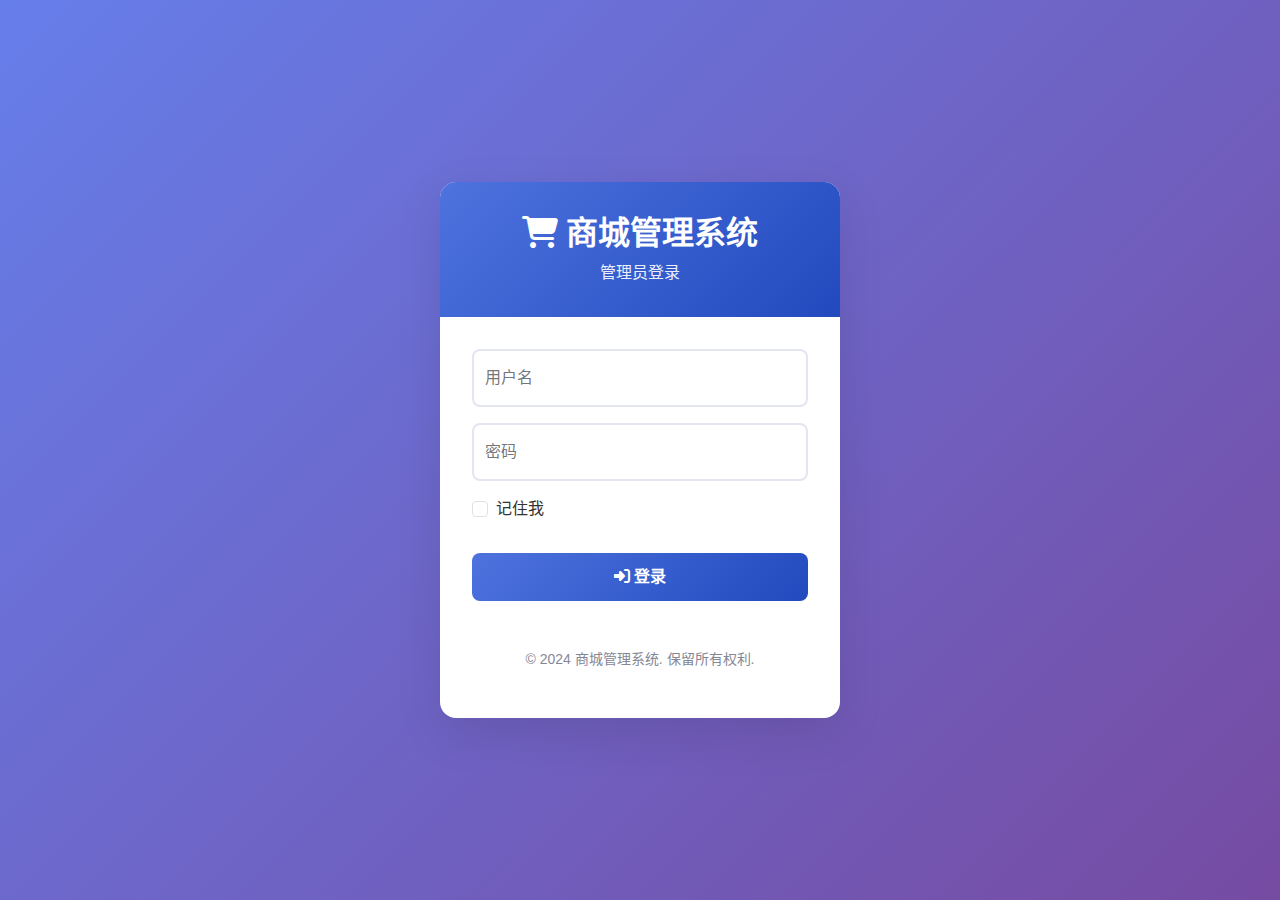
<file: frontend-admin/login.html>
<!DOCTYPE html>
<html lang="zh-CN">
<head>
    <meta charset="UTF-8">
    <meta name="viewport" content="width=device-width, initial-scale=1.0">
    <title>管理员登录 - 商城管理系统</title>
    <link href="../frontend/libs/bootstrap/css/bootstrap.min.css" rel="stylesheet">
    <link href="../frontend/libs/fontawesome/all.min.css" rel="stylesheet">
    <link href="css/admin.css" rel="stylesheet">
    <style>
        .login-container {
            min-height: 100vh;
            background: linear-gradient(135deg, #667eea 0%, #764ba2 100%);
            display: flex;
            align-items: center;
            justify-content: center;
            padding: 2rem;
        }
        
        .login-card {
            background: white;
            border-radius: 1rem;
            box-shadow: 0 1rem 3rem rgba(0, 0, 0, 0.1);
            overflow: hidden;
            width: 100%;
            max-width: 400px;
        }
        
        .login-header {
            background: linear-gradient(135deg, #4e73df 0%, #224abe 100%);
            color: white;
            padding: 2rem;
            text-align: center;
        }
        
        .login-header h2 {
            margin: 0;
            font-weight: 600;
        }
        
        .login-header p {
            margin: 0.5rem 0 0 0;
            opacity: 0.9;
        }
        
        .login-body {
            padding: 2rem;
        }
        
        .form-floating {
            margin-bottom: 1rem;
        }
        
        .form-floating input {
            border-radius: 0.5rem;
            border: 2px solid #e3e6f0;
            transition: all 0.3s ease;
        }
        
        .form-floating input:focus {
            border-color: #4e73df;
            box-shadow: 0 0 0 0.2rem rgba(78, 115, 223, 0.25);
        }
        
        .btn-login {
            background: linear-gradient(135deg, #4e73df 0%, #224abe 100%);
            border: none;
            border-radius: 0.5rem;
            padding: 0.75rem;
            font-weight: 600;
            width: 100%;
            margin-top: 1rem;
            transition: all 0.3s ease;
        }
        
        .btn-login:hover {
            transform: translateY(-2px);
            box-shadow: 0 0.5rem 1rem rgba(78, 115, 223, 0.3);
        }
        
        .login-footer {
            text-align: center;
            padding: 1rem 2rem 2rem;
            color: #858796;
            font-size: 0.875rem;
        }
        
        .alert {
            border-radius: 0.5rem;
            margin-bottom: 1rem;
        }
    </style>
</head>
<body>
    <div class="login-container">
        <div class="login-card">
            <div class="login-header">
                <h2><i class="fas fa-shopping-cart"></i> 商城管理系统</h2>
                <p>管理员登录</p>
            </div>
            
            <div class="login-body">
                <div id="alertContainer"></div>
                
                <form id="loginForm">
                    <div class="form-floating">
                        <input type="text" class="form-control" id="username" placeholder="用户名" autocomplete="username" required>
                        <label for="username">用户名</label>
                    </div>
                    
                    <div class="form-floating">
                        <input type="password" class="form-control" id="password" placeholder="密码" autocomplete="current-password" required>
                        <label for="password">密码</label>
                    </div>
                    
                    <div class="form-check mb-3">
                        <input class="form-check-input" type="checkbox" id="rememberMe">
                        <label class="form-check-label" for="rememberMe">
                            记住我
                        </label>
                    </div>
                    
                    <button type="submit" class="btn btn-primary btn-login">
                        <i class="fas fa-sign-in-alt"></i> 登录
                    </button>
                </form>
            </div>
            
            <div class="login-footer">
                <p>© 2024 商城管理系统. 保留所有权利.</p>
            </div>
        </div>
    </div>

    <script src="../frontend/libs/bootstrap/js/bootstrap.bundle.min.js"></script>
    <script src="../frontend/js/api-config.js"></script>
    <script>
        class AdminLogin {
            constructor() {
                this.init();
            }

            init() {
                this.bindEvents();
                this.checkExistingSession();
            }

            bindEvents() {
                document.getElementById('loginForm').addEventListener('submit', (e) => {
                    e.preventDefault();
                    this.handleLogin();
                });
            }

            checkExistingSession() {
                const token = localStorage.getItem('adminToken');
                if (token) {
                    // 验证token是否有效
                    this.verifyToken(token);
                }
            }

            async verifyToken(token) {
                try {
                    const response = await fetch(`${window.API_CONFIG.auth.baseUrl}/verify`, {
                        method: 'GET',
                        headers: {
                            'Authorization': `Bearer ${token}`,
                            ...window.API_FETCH_CONFIG.headers
                        }
                    });

                    if (response.ok) {
                        const data = await response.json();
                        if (data.role === 'ADMIN') {
                            window.location.href = 'index.html';
                        }
                    }
                } catch (error) {
                    console.log('Token验证失败，需要重新登录');
                }
            }

            async handleLogin() {
                const username = document.getElementById('username').value;
                const password = document.getElementById('password').value;
                const rememberMe = document.getElementById('rememberMe').checked;

                if (!username || !password) {
                    this.showAlert('请输入用户名和密码', 'warning');
                    return;
                }

                try {
                    this.showLoading(true);
                    
                    const response = await fetch(`${window.API_CONFIG.auth.baseUrl}/login`, {
                        method: 'POST',
                        headers: window.API_FETCH_CONFIG.headers,
                        body: JSON.stringify({
                            username: username,
                            password: password
                        })
                    });

                    const data = await response.json();

                    if (response.ok && data.token) {
                        // 检查用户角色
                        if (data.user && data.user.role === 'ADMIN') {
                            // 保存登录信息
                            localStorage.setItem('adminToken', data.token);
                            localStorage.setItem('adminUser', JSON.stringify(data.user));
                            
                            if (rememberMe) {
                                localStorage.setItem('rememberMe', 'true');
                            }

                            this.showAlert('登录成功，正在跳转...', 'success');
                            
                            setTimeout(() => {
                                window.location.href = 'index.html';
                            }, 1000);
                        } else {
                            this.showAlert('权限不足，只有管理员可以访问', 'danger');
                        }
                    } else {
                        this.showAlert(data.message || '登录失败，请检查用户名和密码', 'danger');
                    }
                } catch (error) {
                    console.error('登录失败:', error);
                    this.showAlert('登录失败，请检查网络连接', 'danger');
                } finally {
                    this.showLoading(false);
                }
            }

            showLoading(show) {
                const button = document.querySelector('.btn-login');
                if (show) {
                    button.innerHTML = '<span class="loading"></span> 登录中...';
                    button.disabled = true;
                } else {
                    button.innerHTML = '<i class="fas fa-sign-in-alt"></i> 登录';
                    button.disabled = false;
                }
            }

            showAlert(message, type = 'info') {
                const alertContainer = document.getElementById('alertContainer');
                const alertDiv = document.createElement('div');
                alertDiv.className = `alert alert-${type} alert-dismissible fade show`;
                alertDiv.innerHTML = `
                    ${message}
                    <button type="button" class="btn-close" data-bs-dismiss="alert"></button>
                `;

                alertContainer.innerHTML = '';
                alertContainer.appendChild(alertDiv);

                // 自动消失
                setTimeout(() => {
                    if (alertDiv.parentNode) {
                        alertDiv.remove();
                    }
                }, 5000);
            }
        }

        // 初始化登录页面
        document.addEventListener('DOMContentLoaded', () => {
            new AdminLogin();
        });
    </script>
</body>
</html>
</file>
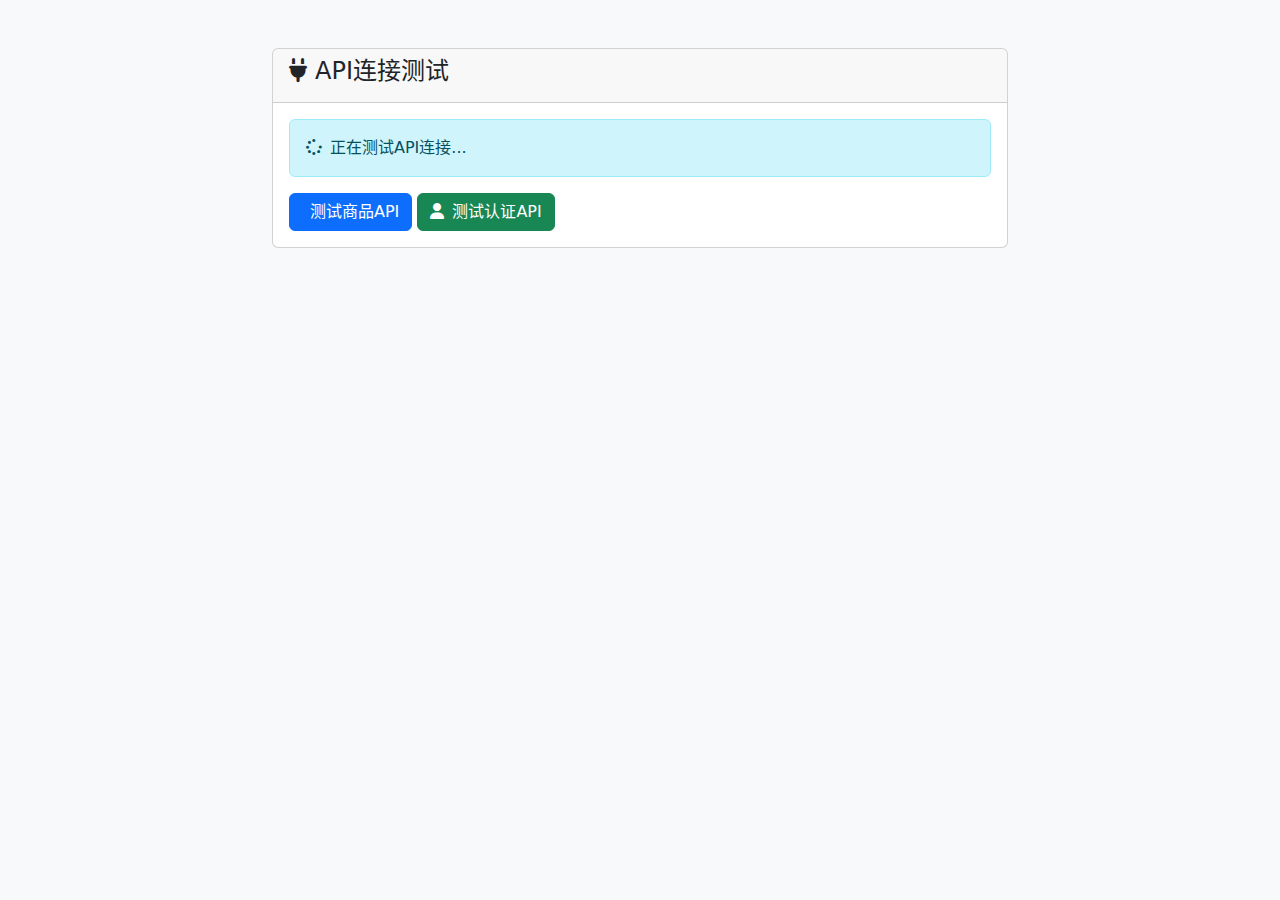
<file: frontend/test-api.html>
<!DOCTYPE html>
<html lang="zh-CN">
<head>
    <meta charset="UTF-8">
    <meta name="viewport" content="width=device-width, initial-scale=1.0">
    <title>API连接测试</title>
    <link href="libs/bootstrap/css/bootstrap.min.css" rel="stylesheet">
    <link rel="stylesheet" href="libs/fontawesome/all.min.css">
</head>
<body class="bg-light">
    <div class="container mt-5">
        <div class="row">
            <div class="col-md-8 mx-auto">
                <div class="card">
                    <div class="card-header">
                        <h4><i class="fas fa-plug me-2"></i>API连接测试</h4>
                    </div>
                    <div class="card-body">
                        <div id="testResults">
                            <div class="alert alert-info">
                                <i class="fas fa-spinner fa-spin me-2"></i>正在测试API连接...
                            </div>
                        </div>
                        
                        <div class="mt-3">
                            <button class="btn btn-primary" onclick="testProductAPI()">
                                <i class="fas fa-test me-2"></i>测试商品API
                            </button>
                            <button class="btn btn-success" onclick="testAuthAPI()">
                                <i class="fas fa-user me-2"></i>测试认证API
                            </button>
                        </div>
                    </div>
                </div>
            </div>
        </div>
    </div>

    <script src="libs/bootstrap/js/bootstrap.bundle.min.js"></script>
    <script src="js/api-config.js"></script>
    <script>
        // 测试商品API
        async function testProductAPI() {
            const resultsDiv = document.getElementById('testResults');
            resultsDiv.innerHTML = '<div class="alert alert-info"><i class="fas fa-spinner fa-spin me-2"></i>正在测试商品API...</div>';
            
            try {
                console.log('API配置:', window.API_CONFIG);
                console.log('商品API地址:', window.API_CONFIG.product.baseUrl);
                
                const response = await fetch(`${window.API_CONFIG.product.baseUrl}?page=0&size=5`, {
                    method: 'GET',
                    mode: 'cors',
                    credentials: 'omit',
                    headers: {
                        'Content-Type': 'application/json',
                        'Accept': 'application/json'
                    }
                });
                
                console.log('响应状态:', response.status);
                console.log('响应头:', response.headers);
                
                if (response.ok) {
                    const data = await response.json();
                    console.log('响应数据:', data);
                    resultsDiv.innerHTML = `
                        <div class="alert alert-success">
                            <i class="fas fa-check-circle me-2"></i>
                            <strong>商品API连接成功！</strong><br>
                            状态码: ${response.status}<br>
                            返回数据: ${JSON.stringify(data, null, 2)}
                        </div>
                    `;
                } else {
                    throw new Error(`HTTP ${response.status}: ${response.statusText}`);
                }
            } catch (error) {
                console.error('API测试错误:', error);
                resultsDiv.innerHTML = `
                    <div class="alert alert-danger">
                        <i class="fas fa-exclamation-triangle me-2"></i>
                        <strong>商品API连接失败！</strong><br>
                        错误信息: ${error.message}<br>
                        API地址: ${window.API_CONFIG.product.baseUrl}<br>
                        <br>
                        <strong>解决方案：</strong><br>
                        1. 重启后端服务以应用CORS配置<br>
                        2. 或使用HTTP服务器访问前端<br>
                        3. 或检查浏览器控制台获取详细错误
                    </div>
                `;
            }
        }
        
        // 测试认证API
        async function testAuthAPI() {
            const resultsDiv = document.getElementById('testResults');
            resultsDiv.innerHTML = '<div class="alert alert-info"><i class="fas fa-spinner fa-spin me-2"></i>正在测试认证API...</div>';
            
            try {
                const response = await fetch(`${window.API_CONFIG.auth.baseUrl}/health`, {
                    method: 'GET',
                    headers: {
                        'Content-Type': 'application/json'
                    }
                });
                
                if (response.ok) {
                    resultsDiv.innerHTML = `
                        <div class="alert alert-success">
                            <i class="fas fa-check-circle me-2"></i>
                            <strong>认证API连接成功！</strong><br>
                            状态码: ${response.status}
                        </div>
                    `;
                } else {
                    throw new Error(`HTTP ${response.status}: ${response.statusText}`);
                }
            } catch (error) {
                console.error('认证API测试错误:', error);
                resultsDiv.innerHTML = `
                    <div class="alert alert-danger">
                        <i class="fas fa-exclamation-triangle me-2"></i>
                        <strong>认证API连接失败！</strong><br>
                        错误信息: ${error.message}<br>
                        API地址: ${window.API_CONFIG.auth.baseUrl}
                    </div>
                `;
            }
        }
        
        // 页面加载时自动测试
        document.addEventListener('DOMContentLoaded', function() {
            setTimeout(testProductAPI, 1000);
        });
    </script>
</body>
</html>
</file>
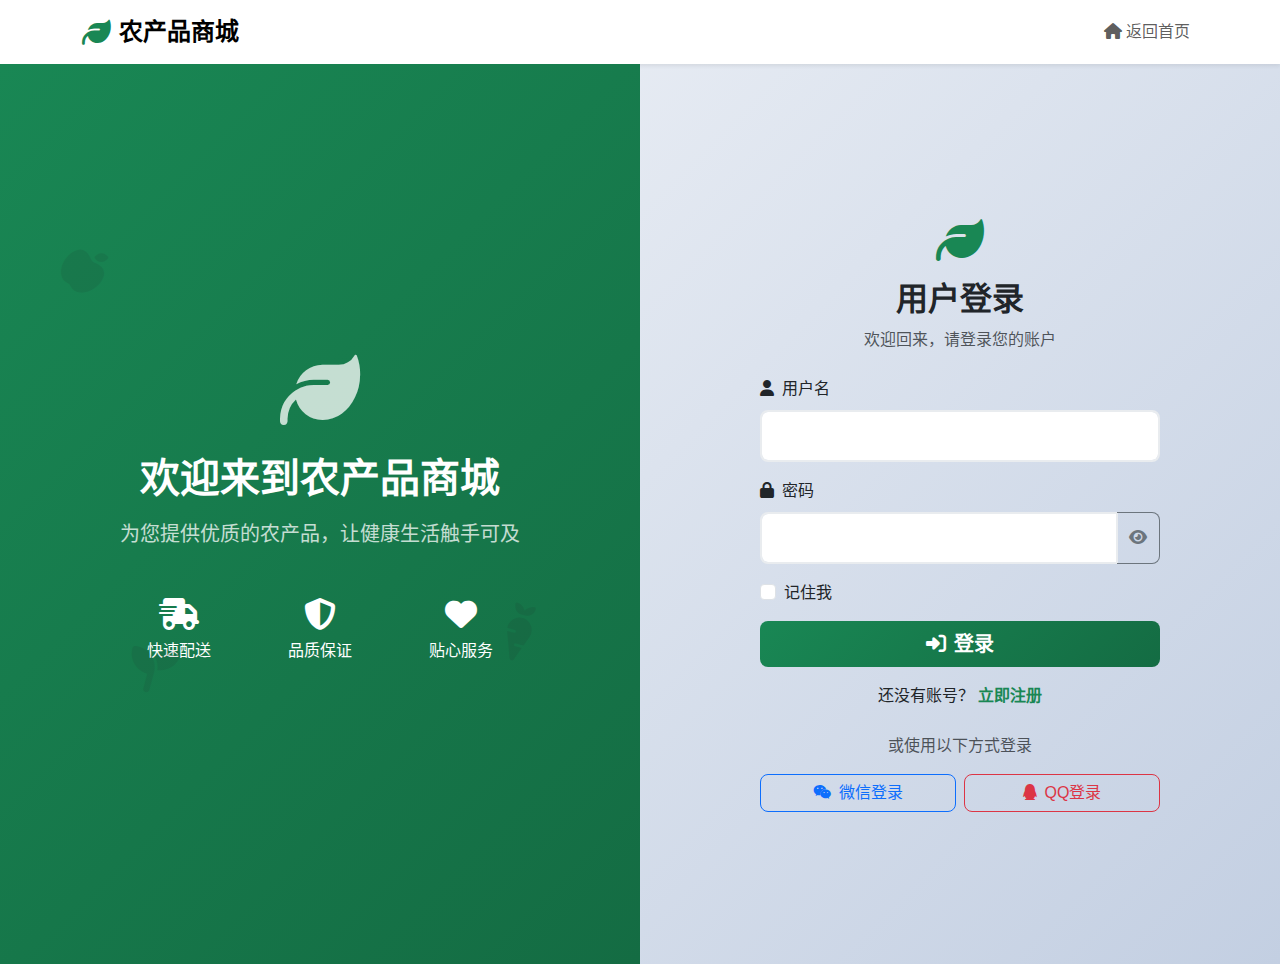
<file: frontend/cart/cart.html>
<!DOCTYPE html>
<html lang="zh-CN">
<head>
    <meta charset="UTF-8">
    <meta name="viewport" content="width=device-width, initial-scale=1.0">
    <title>我的购物车 - 商城</title>
    <link rel="stylesheet" href="../libs/bootstrap/css/bootstrap.min.css">
    <link rel="stylesheet" href="../libs/fontawesome/all.min.css">
    <link rel="stylesheet" href="cart.css">
</head>
<body>
    <!-- Header -->
    <header class="cart-header bg-white">
        <div class="container d-flex justify-content-between align-items-center py-3">
            <a class="navbar-brand d-flex align-items-center" href="../home/index.html">
                <div class="me-3" style="width: 40px; height: 40px; background: #ff6700; color: white; display: flex; align-items: center; justify-content: center; border-radius: 4px; font-weight: bold;">M</div>
                <h2 class="mb-0">我的购物车</h2>
            </a>
            <div class="d-flex align-items-center" id="user-actions">
                <!-- User menu will be inserted here by JS -->
                <a href="../portal/portal.html" class="nav-link ms-3">我的订单</a>
            </div>
        </div>
    </header>

    <!-- Main Content -->
    <main class="cart-main-content">
        <div class="container">
            <!-- Empty Cart View (Initially Visible) -->
            <div id="empty-cart-view" class="text-center py-5">
                <div class="empty-cart-icon mb-4">
                    <i class="fas fa-shopping-cart"></i>
                </div>
                <h2>您的购物车还是空的！</h2>
                <p class="text-muted mb-4">快去挑选一些商品吧。</p>
                <a href="../home/index.html" class="btn btn-primary btn-lg">马上去购物</a>
            </div>
            
            <!-- Cart Items View (Initially Hidden) -->
            <div id="cart-items-view" class="bg-white" style="display: none;">
                <!-- Cart Header -->
                <div class="cart-table-header d-flex align-items-center p-3">
                    <div class="form-check flex-shrink-0">
                        <input class="form-check-input" type="checkbox" id="select-all-checkbox">
                        <label class="form-check-label" for="select-all-checkbox">全选</label>
                    </div>
                    <div class="col text-center">商品名称</div>
                    <div class="col-2 text-center">单价</div>
                    <div class="col-2 text-center">数量</div>
                    <div class="col-1 text-center">小计</div>
                    <div class="col-1 text-center">操作</div>
                </div>
                <!-- Cart Body -->
                <div id="cart-items-container">
                    <!-- Cart items will be rendered here by JS -->
                </div>
            </div>

            <!-- Sticky Summary Bar -->
            <div id="cart-summary-bar" class="sticky-bottom bg-white shadow-lg p-3" style="display: none;">
                <div class="container d-flex justify-content-between align-items-center">
                    <div>
                        <a href="../home/index.html" class="text-decoration-none text-secondary">继续购物</a>
                        <span class="ms-4">已选择 <strong id="selected-count" class="text-primary">0</strong> 件</span>
                    </div>
                    <div class="d-flex align-items-center">
                        <span class="me-3">合计：<strong id="total-price" class="text-primary fs-4">0.00元</strong></span>
                        <button class="btn btn-primary btn-lg" id="checkout-btn">去结算</button>
                    </div>
                </div>
            </div>

            <!-- Recommendations -->
            <div class="recommendations mt-5">
                <h3 class="text-center mb-4">为你推荐</h3>
                <div id="recommendations-list" class="row">
                    <!-- Recommended products will be rendered here by JS -->
                </div>
            </div>
        </div>
    </main>

    <!-- 自定义确认弹窗 -->
    <div id="confirmModal" class="modal fade" tabindex="-1" aria-labelledby="confirmModalLabel" aria-hidden="true">
        <div class="modal-dialog modal-dialog-centered">
            <div class="modal-content">
                <div class="modal-header">
                    <h5 class="modal-title" id="confirmModalLabel">
                        <i class="fas fa-exclamation-triangle text-warning me-2"></i>
                        确认删除
                    </h5>
                    <button type="button" class="btn-close" data-bs-dismiss="modal" aria-label="Close"></button>
                </div>
                <div class="modal-body">
                    <p>确定要删除商品 <strong id="deleteProductName"></strong> 吗？</p>
                    <p class="text-muted small mb-0">此操作不可撤销。</p>
                </div>
                <div class="modal-footer">
                    <button type="button" class="btn btn-secondary" data-bs-dismiss="modal">取消</button>
                    <button type="button" class="btn btn-danger" id="confirmDeleteBtn">
                        <i class="fas fa-trash me-1"></i>
                        确认删除
                    </button>
                </div>
            </div>
        </div>
    </div>

    <!-- 脚本加载顺序很重要 -->
    <script src="../libs/bootstrap/js/bootstrap.bundle.min.js"></script>
    <script src="../js/api-config.js"></script>
    <script src="../js/auth.js"></script>
    <script src="../js/cart-api.js"></script>
    <script src="cart.js"></script>
</body>
</html>
</file>
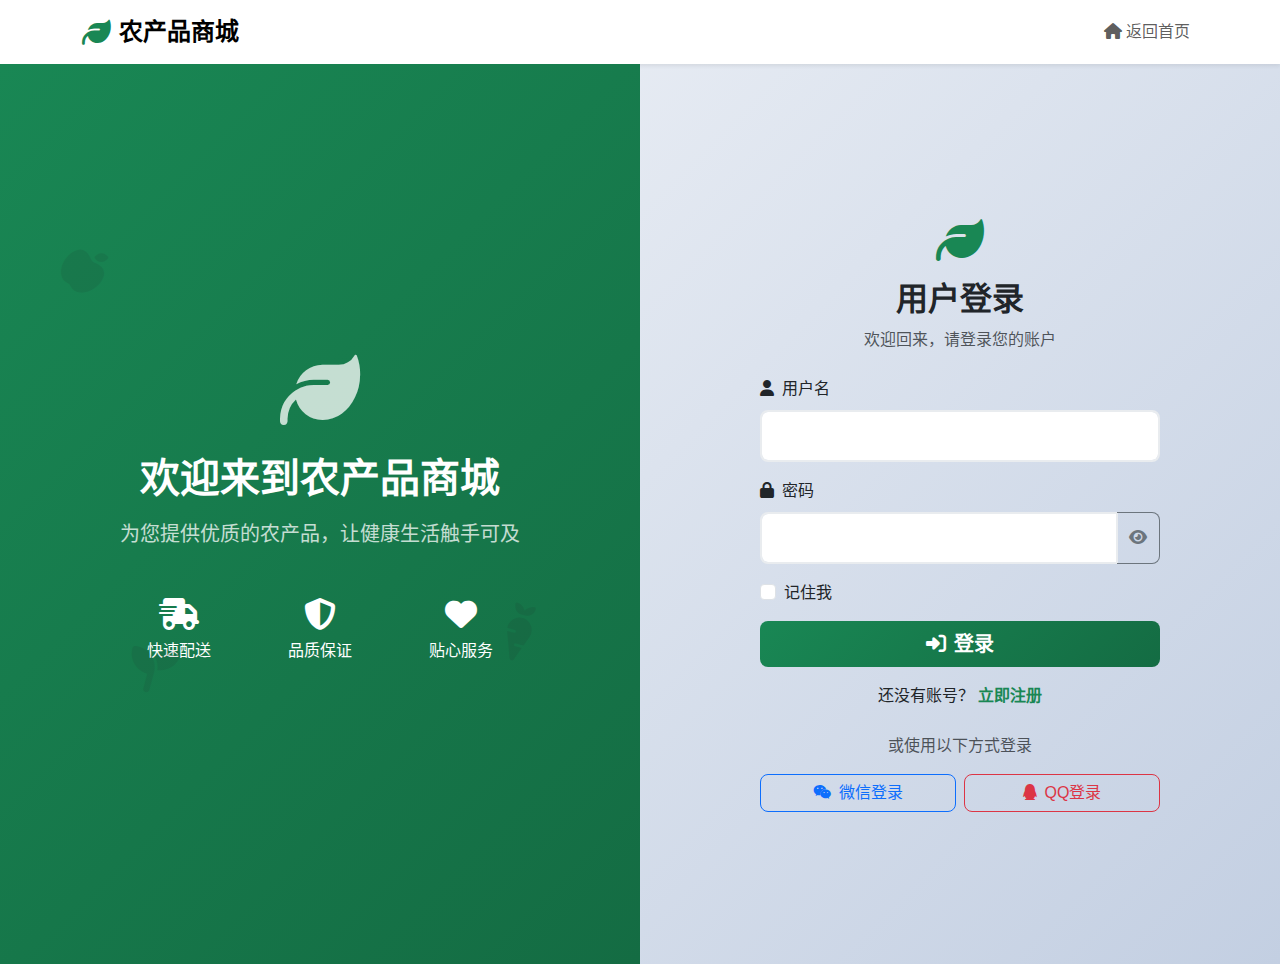
<file: frontend/login/login.html>
<!DOCTYPE html>
<html lang="zh-CN">
<head>
    <meta charset="UTF-8">
    <meta name="viewport" content="width=device-width, initial-scale=1.0">
    <title>用户登录 - 农产品商城</title>
    <!-- Bootstrap CSS -->
    <link href="../libs/bootstrap/css/bootstrap.min.css" rel="stylesheet">
    <!-- Font Awesome -->
    <link rel="stylesheet" href="../libs/fontawesome/all.min.css">
    <!-- 自定义样式 -->
    <link rel="stylesheet" href="style.css">
</head>
<body class="bg-light">
    <!-- 导航栏 -->
    <nav class="navbar navbar-expand-lg navbar-light bg-white shadow-sm">
        <div class="container">
            <a class="navbar-brand d-flex align-items-center" href="../home/index.html">
                <i class="fas fa-leaf text-success me-2"></i>
                <span class="fw-bold">农产品商城</span>
            </a>
            <div class="navbar-nav ms-auto">
                <a class="nav-link" href="../home/index.html">
                    <i class="fas fa-home me-1"></i>返回首页
                </a>
            </div>
        </div>
    </nav>

    <!-- 主要内容 -->
    <div class="container-fluid">
        <div class="row min-vh-100">
            <!-- 左侧装饰区域 -->
            <div class="col-lg-6 d-none d-lg-block bg-success position-relative overflow-hidden">
                <div class="position-absolute top-0 start-0 w-100 h-100 d-flex align-items-center justify-content-center">
                    <div class="text-center text-white">
                        <i class="fas fa-leaf display-1 mb-4 opacity-75"></i>
                        <h2 class="display-6 fw-bold mb-3">欢迎来到农产品商城</h2>
                        <p class="lead opacity-75">为您提供优质的农产品，让健康生活触手可及</p>
                        <div class="row mt-5">
                            <div class="col-4 text-center">
                                <i class="fas fa-shipping-fast fa-2x mb-2"></i>
                                <p>快速配送</p>
                            </div>
                            <div class="col-4 text-center">
                                <i class="fas fa-shield-alt fa-2x mb-2"></i>
                                <p>品质保证</p>
                            </div>
                            <div class="col-4 text-center">
                                <i class="fas fa-heart fa-2x mb-2"></i>
                                <p>贴心服务</p>
                            </div>
                        </div>
                    </div>
                </div>
                <!-- 装饰性背景图案 -->
                <div class="position-absolute top-0 start-0 w-100 h-100 opacity-10">
                    <div class="position-absolute" style="top: 20%; left: 10%; transform: rotate(45deg);">
                        <i class="fas fa-apple-alt fa-3x"></i>
                    </div>
                    <div class="position-absolute" style="top: 60%; right: 15%; transform: rotate(-30deg);">
                        <i class="fas fa-carrot fa-3x"></i>
                    </div>
                    <div class="position-absolute" style="bottom: 30%; left: 20%; transform: rotate(15deg);">
                        <i class="fas fa-seedling fa-3x"></i>
                    </div>
                </div>
            </div>

            <!-- 右侧登录区域 -->
            <div class="col-lg-6 d-flex align-items-center justify-content-center p-5">
                <div class="w-100" style="max-width: 400px;">
                    <!-- Logo -->
                    <div class="text-center mb-4">
                        <i class="fas fa-leaf text-success fa-3x mb-3"></i>
                        <h2 class="fw-bold" id="formTitle">用户登录</h2>
                        <p class="text-muted">欢迎回来，请登录您的账户</p>
                    </div>

                    <!-- 错误提示 -->
                    <div id="formError" class="alert alert-danger" style="display: none;"></div>

                    <!-- 登录表单 -->
                    <form id="loginForm" class="needs-validation" novalidate>
                        <div class="mb-3">
                            <label for="username" class="form-label">
                                <i class="fas fa-user me-2"></i>用户名
                            </label>
                            <input type="text" class="form-control form-control-lg" id="username" name="username" required>
                            <div class="invalid-feedback">
                                请输入用户名
                            </div>
                        </div>

                        <div class="mb-3">
                            <label for="password" class="form-label">
                                <i class="fas fa-lock me-2"></i>密码
                            </label>
                            <div class="input-group">
                                <input type="password" class="form-control form-control-lg" id="password" name="password" required autocomplete="current-password">
                                <button class="btn btn-outline-secondary" type="button" id="togglePassword">
                                    <i class="fas fa-eye"></i>
                                </button>
                            </div>
                            <div class="invalid-feedback">
                                请输入密码
                            </div>
                        </div>

                        <div class="mb-3 form-check">
                            <input type="checkbox" class="form-check-input" id="rememberMe">
                            <label class="form-check-label" for="rememberMe">
                                记住我
                            </label>
                        </div>

                        <button type="submit" class="btn btn-success btn-lg w-100 mb-3">
                            <i class="fas fa-sign-in-alt me-2"></i>登录
                        </button>

                        <div class="text-center">
                            <p class="mb-0">
                                还没有账号？
                                <a href="#" id="toRegister" class="text-success text-decoration-none fw-bold">
                                    立即注册
                                </a>
                            </p>
                        </div>
                    </form>

                    <!-- 注册表单 -->
                    <form id="registerForm" class="needs-validation" style="display: none;" novalidate>
                        <div class="mb-3">
                            <label for="regPhone" class="form-label">
                                <i class="fas fa-mobile-alt me-2"></i>手机号码
                            </label>
                            <input type="tel" class="form-control form-control-lg" id="regPhone" name="regPhone" required>
                            <div class="invalid-feedback">
                                请输入有效的手机号码
                            </div>
                        </div>

                        <div class="mb-3">
                            <label for="regCode" class="form-label">
                                <i class="fas fa-key me-2"></i>验证码
                            </label>
                            <div class="input-group">
                                <input type="text" class="form-control form-control-lg" id="regCode" name="regCode" required>
                                <button class="btn btn-outline-success" type="button" id="getCodeBtn">
                                    获取验证码
                                </button>
                            </div>
                            <div class="invalid-feedback">
                                请输入验证码
                            </div>
                        </div>

                        <div class="mb-3">
                            <label for="regPassword" class="form-label">
                                <i class="fas fa-lock me-2"></i>设置密码
                            </label>
                            <div class="input-group">
                                <input type="password" class="form-control form-control-lg" id="regPassword" name="regPassword" required autocomplete="new-password">
                                <button class="btn btn-outline-secondary" type="button" id="toggleRegPassword">
                                    <i class="fas fa-eye"></i>
                                </button>
                            </div>
                            <div class="invalid-feedback">
                                密码不能少于6位
                            </div>
                        </div>

                        <div class="mb-3">
                            <label for="regConfirm" class="form-label">
                                <i class="fas fa-lock me-2"></i>确认密码
                            </label>
                            <div class="input-group">
                                <input type="password" class="form-control form-control-lg" id="regConfirm" name="regConfirm" required autocomplete="new-password">
                                <button class="btn btn-outline-secondary" type="button" id="toggleRegConfirm">
                                    <i class="fas fa-eye"></i>
                                </button>
                            </div>
                            <div class="invalid-feedback">
                                两次输入的密码不一致
                            </div>
                        </div>

                        <div class="mb-3 form-check">
                            <input type="checkbox" class="form-check-input" id="agreeTerms" required>
                            <label class="form-check-label" for="agreeTerms">
                                我已阅读并同意
                                <a href="#" class="text-success text-decoration-none">用户协议</a>
                                和
                                <a href="#" class="text-success text-decoration-none">隐私政策</a>
                            </label>
                            <div class="invalid-feedback">
                                请同意用户协议和隐私政策
                            </div>
                        </div>

                        <button type="submit" class="btn btn-success btn-lg w-100 mb-3">
                            <i class="fas fa-user-plus me-2"></i>注册
                        </button>

                        <div class="text-center">
                            <p class="mb-0">
                                已有账号？
                                <a href="#" id="toLogin" class="text-success text-decoration-none fw-bold">
                                    立即登录
                                </a>
                            </p>
                        </div>
                    </form>

                    <!-- 社交登录 -->
                    <div class="mt-4">
                        <div class="text-center mb-3">
                            <span class="text-muted">或使用以下方式登录</span>
                        </div>
                        <div class="row g-2">
                            <div class="col-6">
                                <button class="btn btn-outline-primary w-100">
                                    <i class="fab fa-weixin me-2"></i>微信登录
                                </button>
                            </div>
                            <div class="col-6">
                                <button class="btn btn-outline-danger w-100">
                                    <i class="fab fa-qq me-2"></i>QQ登录
                                </button>
                            </div>
                        </div>
                    </div>
                </div>
            </div>
        </div>
    </div>

    <!-- Bootstrap JS -->
    <script src="../libs/bootstrap/js/bootstrap.bundle.min.js"></script>
    <!-- API配置 -->
    <script src="../js/api-config.js"></script>
    <!-- 自定义JS -->
    <script src="login.js"></script>
</body>
</html>
</file>
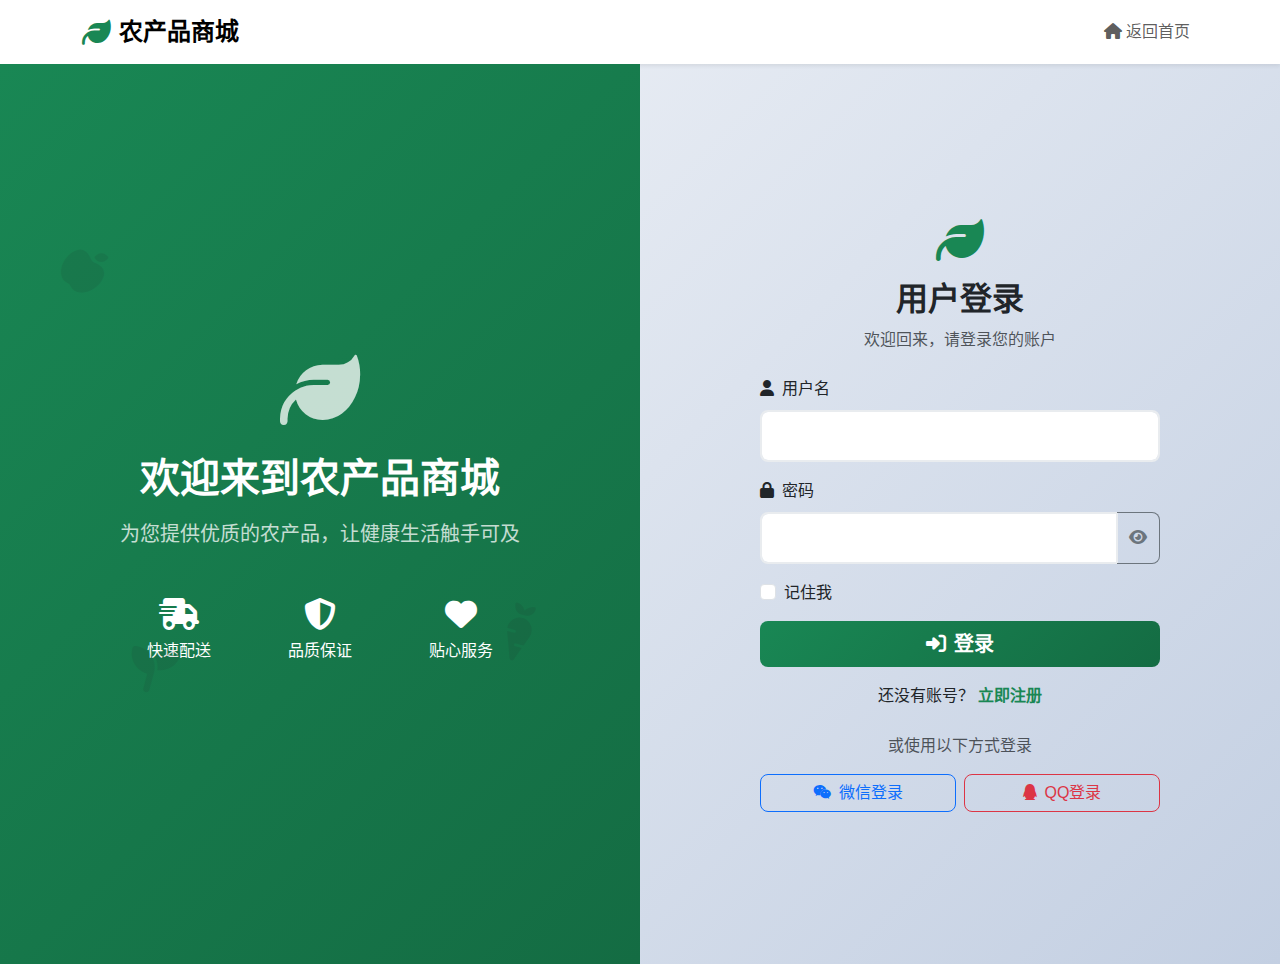
<file: frontend/portal/portal.html>
<!DOCTYPE html>
<html lang="zh-CN">
<head>
    <meta charset="UTF-8">
    <meta name="viewport" content="width=device-width, initial-scale=1.0">
    <title>个人中心 - 商城</title>
    <link rel="stylesheet" href="../libs/bootstrap/css/bootstrap.min.css">
    <link rel="stylesheet" href="../libs/fontawesome/all.min.css">
    <link rel="stylesheet" href="portal.css">
</head>
<body>
    <!-- Header -->
    <header class="bg-white shadow-sm">
        <div class="container d-flex justify-content-between align-items-center py-2">
            <a class="navbar-brand" href="../home/index.html">
                <img src="https://via.placeholder.com/150x50?text=Logo" alt="Logo" style="height: 40px;">
            </a>
            <div class="d-flex align-items-center">
                <a href="../home/index.html" class="nav-link">商城首页</a>
                <div class="dropdown" id="user-menu-container"></div>
            </div>
        </div>
    </header>

    <!-- Breadcrumb -->
    <div class="container mt-4">
        <nav aria-label="breadcrumb">
            <ol class="breadcrumb">
                <li class="breadcrumb-item"><a href="../home/index.html">首页</a></li>
                <li class="breadcrumb-item active" aria-current="page">个人中心</li>
            </ol>
        </nav>
    </div>

    <!-- Main Content -->
    <main class="container my-4">
        <div class="row">
            <!-- Left Sidebar Menu -->
            <div class="col-lg-3">
                <div class="list-group portal-menu">
                    <h6 class="list-group-header">订单中心</h6>
                    <a href="#" class="list-group-item list-group-item-action">我的订单</a>
                    <a href="#" class="list-group-item list-group-item-action">评价晒单</a>
                    <a href="#" class="list-group-item list-group-item-action">以旧换新订单</a>
                    <hr>
                    <h6 class="list-group-header">个人中心</h6>
                    <a href="#" class="list-group-item list-group-item-action active">我的个人中心</a>
                    <a href="#" class="list-group-item list-group-item-action">消息通知</a>
                    <a href="#" class="list-group-item list-group-item-action">收货地址</a>
                    <hr>
                    <h6 class="list-group-header">售后服务</h6>
                    <a href="#" class="list-group-item list-group-item-action">服务记录</a>
                    <a href="#" class="list-group-item list-group-item-action">申请服务</a>
                    <hr>
                    <h6 class="list-group-header">账户管理</h6>
                    <a href="#" class="list-group-item list-group-item-action">个人信息</a>
                    <a href="#" class="list-group-item list-group-item-action">修改密码</a>
                </div>
            </div>
            
            <!-- Right Content Panel -->
            <div class="col-lg-9">
                <div class="card border-0">
                    <div class="card-body p-4">
                        <div id="portal-content">
                            <!-- User Info Header -->
                            <div class="user-info-header d-flex align-items-center mb-5">
                                <img src="https://via.placeholder.com/100/ff6700/ffffff?text=M" id="user-avatar" class="rounded-circle me-4" alt="User Avatar">
                                <div class="user-details flex-grow-1">
                                    <h4 id="user-greeting" class="mb-1">晚上好, <span class="username"></span></h4>
                                    <p class="text-muted mb-2">祝您购物愉快~</p>
                                    <a href="#" class="text-decoration-none small">修改个人信息 ></a>
                                </div>
                                <div class="security-info text-end">
                                    <p class="mb-1"><strong>账户安全：</strong><span class="text-success">普通</span></p>
                                    <p class="mb-1"><strong>绑定手机：</strong><span id="user-phone">173****14</span></p>
                                    <p class="mb-0"><strong>绑定邮箱：</strong><span class="text-muted">未绑定</span></p>
                                </div>
                            </div>

                            <!-- Quick Stats -->
                            <div class="quick-stats row text-center">
                                <div class="col-md-3">
                                    <div class="stat-item">
                                        <div class="stat-icon bg-orange"><i class="fas fa-wallet"></i></div>
                                        <p class="stat-title mb-1">待支付的订单：<strong>0</strong></p>
                                        <a href="#" class="stat-link">查看待支付订单 ></a>
                                    </div>
                                </div>
                                <div class="col-md-3">
                                    <div class="stat-item">
                                        <div class="stat-icon bg-green"><i class="fas fa-truck"></i></div>
                                        <p class="stat-title mb-1">待收货的订单：<strong>0</strong></p>
                                        <a href="#" class="stat-link">查看待收货订单 ></a>
                                    </div>
                                </div>
                                <div class="col-md-3">
                                    <div class="stat-item">
                                        <div class="stat-icon bg-blue"><i class="fas fa-comment-alt"></i></div>
                                        <p class="stat-title mb-1">待评价商品数：<strong>0</strong></p>
                                        <a href="#" class="stat-link">查看待评价商品 ></a>
                                    </div>
                                </div>
                                <div class="col-md-3">
                                    <div class="stat-item">
                                        <div class="stat-icon bg-yellow"><i class="fas fa-heart"></i></div>
                                        <p class="stat-title mb-1">喜欢的商品：<strong>0</strong></p>
                                        <a href="#" class="stat-link">查看喜欢的商品 ></a>
                                    </div>
                                </div>
                            </div>
                        </div>
                    </div>
                </div>
            </div>
        </div>
    </main>

    <script src="../libs/bootstrap/js/bootstrap.bundle.min.js"></script>
    <script src="../js/auth.js"></script>
    <script src="portal.js"></script>
</body>
</html>
</file>
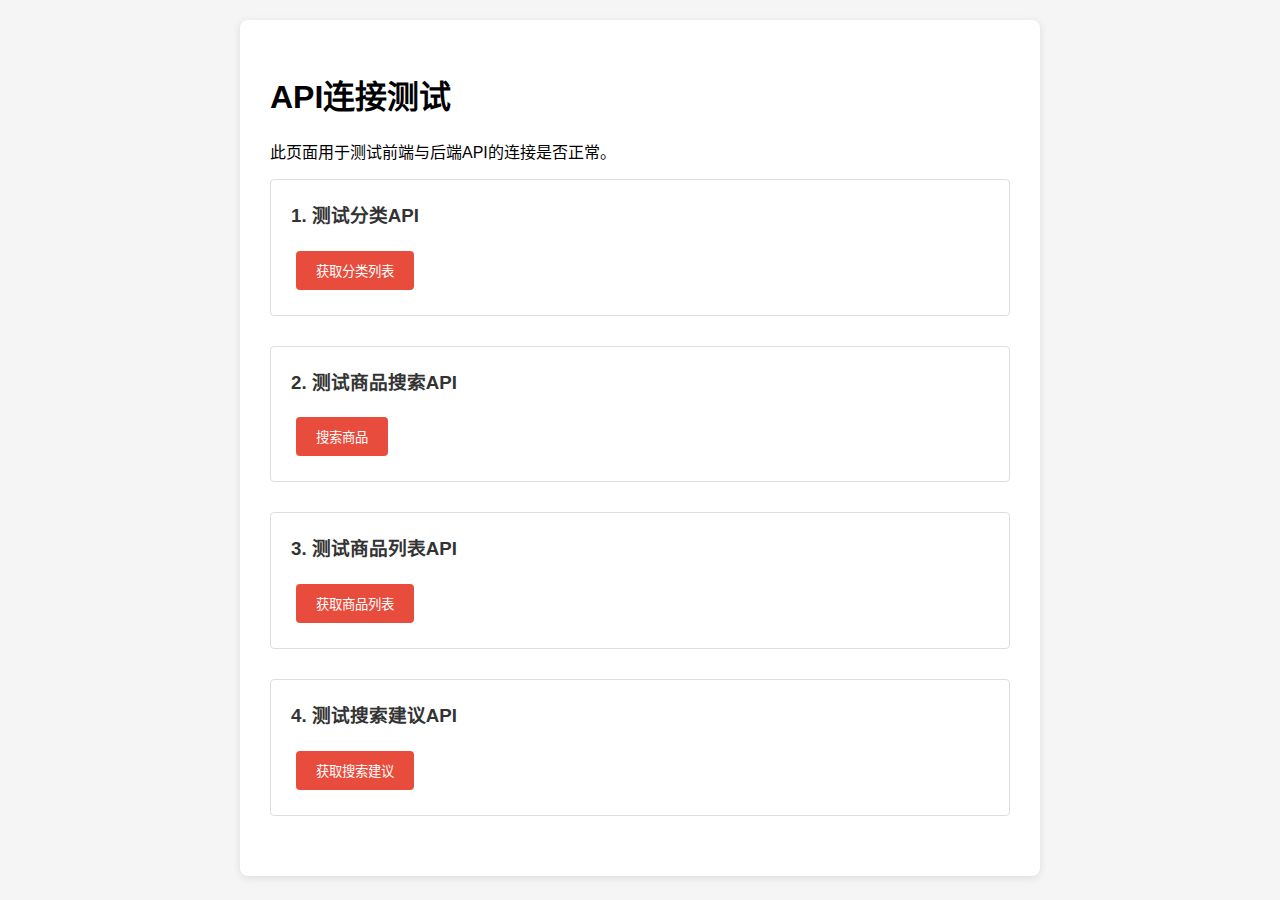
<file: frontend/search/test.html>
<!DOCTYPE html>
<html lang="zh-CN">
<head>
    <meta charset="UTF-8">
    <title>API连接测试 - 农产品商城</title>
    <meta name="viewport" content="width=device-width, initial-scale=1.0">
    <style>
        body {
            font-family: 'Microsoft YaHei', Arial, sans-serif;
            max-width: 800px;
            margin: 0 auto;
            padding: 20px;
            background-color: #f5f5f5;
        }
        .container {
            background: white;
            padding: 30px;
            border-radius: 8px;
            box-shadow: 0 2px 8px rgba(0,0,0,0.1);
        }
        .test-section {
            margin-bottom: 30px;
            padding: 20px;
            border: 1px solid #ddd;
            border-radius: 4px;
        }
        .test-section h3 {
            margin-top: 0;
            color: #333;
        }
        button {
            background: #e74c3c;
            color: white;
            border: none;
            padding: 10px 20px;
            border-radius: 4px;
            cursor: pointer;
            margin: 5px;
        }
        button:hover {
            background: #c0392b;
        }
        .result {
            margin-top: 15px;
            padding: 15px;
            background: #f8f9fa;
            border-radius: 4px;
            border-left: 4px solid #e74c3c;
            white-space: pre-wrap;
            font-family: monospace;
            font-size: 12px;
        }
        .success {
            border-left-color: #28a745;
            background: #d4edda;
        }
        .error {
            border-left-color: #dc3545;
            background: #f8d7da;
        }
        .loading {
            color: #666;
            font-style: italic;
        }
    </style>
</head>
<body>
    <div class="container">
        <h1>API连接测试</h1>
        <p>此页面用于测试前端与后端API的连接是否正常。</p>

        <div class="test-section">
            <h3>1. 测试分类API</h3>
            <button onclick="testCategories()">获取分类列表</button>
            <div id="categoriesResult" class="result" style="display: none;"></div>
        </div>

        <div class="test-section">
            <h3>2. 测试商品搜索API</h3>
            <button onclick="testProductSearch()">搜索商品</button>
            <div id="searchResult" class="result" style="display: none;"></div>
        </div>

        <div class="test-section">
            <h3>3. 测试商品列表API</h3>
            <button onclick="testProductList()">获取商品列表</button>
            <div id="productListResult" class="result" style="display: none;"></div>
        </div>

        <div class="test-section">
            <h3>4. 测试搜索建议API</h3>
            <button onclick="testSearchSuggestions()">获取搜索建议</button>
            <div id="suggestionsResult" class="result" style="display: none;"></div>
        </div>
    </div>

    <script>
        const API_BASE_URL = 'http://localhost:8081/product-service';

        function showResult(elementId, content, isSuccess = true) {
            const element = document.getElementById(elementId);
            element.textContent = content;
            element.className = `result ${isSuccess ? 'success' : 'error'}`;
            element.style.display = 'block';
        }

        function showLoading(elementId) {
            const element = document.getElementById(elementId);
            element.textContent = '正在加载...';
            element.className = 'result loading';
            element.style.display = 'block';
        }

        async function testCategories() {
            showLoading('categoriesResult');
            try {
                const response = await fetch(`${API_BASE_URL}/api/v1/categories`);
                const data = await response.json();
                showResult('categoriesResult', JSON.stringify(data, null, 2), response.ok);
            } catch (error) {
                showResult('categoriesResult', `错误: ${error.message}`, false);
            }
        }

        async function testProductSearch() {
            showLoading('searchResult');
            try {
                const response = await fetch(`${API_BASE_URL}/api/v1/search?keyword=苹果&page=0&size=5`);
                const data = await response.json();
                showResult('searchResult', JSON.stringify(data, null, 2), response.ok);
            } catch (error) {
                showResult('searchResult', `错误: ${error.message}`, false);
            }
        }

        async function testProductList() {
            showLoading('productListResult');
            try {
                const response = await fetch(`${API_BASE_URL}/api/products?page=0&size=5`);
                const data = await response.json();
                showResult('productListResult', JSON.stringify(data, null, 2), response.ok);
            } catch (error) {
                showResult('productListResult', `错误: ${error.message}`, false);
            }
        }

        async function testSearchSuggestions() {
            showLoading('suggestionsResult');
            try {
                const response = await fetch(`${API_BASE_URL}/api/v1/search/suggestions?keyword=苹果`);
                const data = await response.json();
                showResult('suggestionsResult', JSON.stringify(data, null, 2), response.ok);
            } catch (error) {
                showResult('suggestionsResult', `错误: ${error.message}`, false);
            }
        }
    </script>
</body>
</html>
</file>
<file: frontend-admin/css/admin.css>
/* 管理员界面样式 */
:root {
    --primary-color: #4e73df;
    --secondary-color: #858796;
    --success-color: #1cc88a;
    --info-color: #36b9cc;
    --warning-color: #f6c23e;
    --danger-color: #e74a3b;
    --light-color: #f8f9fc;
    --dark-color: #5a5c69;
    --sidebar-width: 250px;
    --topbar-height: 60px;
}

* {
    margin: 0;
    padding: 0;
    box-sizing: border-box;
}

body {
    font-family: 'Segoe UI', Tahoma, Geneva, Verdana, sans-serif;
    background-color: #f8f9fc;
    color: #333;
}

.admin-container {
    display: flex;
    min-height: 100vh;
}

/* 侧边栏样式 */
.sidebar {
    width: var(--sidebar-width);
    background: linear-gradient(180deg, var(--primary-color) 0%, #224abe 100%);
    color: white;
    position: fixed;
    height: 100vh;
    overflow-y: auto;
    transition: all 0.3s ease;
    z-index: 1000;
}

.sidebar-header {
    padding: 1.5rem;
    border-bottom: 1px solid rgba(255, 255, 255, 0.1);
}

.sidebar-header h3 {
    margin: 0;
    font-size: 1.25rem;
    font-weight: 600;
}

.sidebar-header i {
    margin-right: 0.5rem;
}

.sidebar-nav {
    list-style: none;
    padding: 1rem 0;
}

.sidebar-nav .nav-item {
    margin: 0.25rem 0;
}

.sidebar-nav .nav-link {
    display: flex;
    align-items: center;
    padding: 0.75rem 1.5rem;
    color: rgba(255, 255, 255, 0.8);
    text-decoration: none;
    transition: all 0.3s ease;
    border-left: 3px solid transparent;
}

.sidebar-nav .nav-link:hover {
    color: white;
    background-color: rgba(255, 255, 255, 0.1);
    border-left-color: rgba(255, 255, 255, 0.5);
}

.sidebar-nav .nav-link.active {
    color: white;
    background-color: rgba(255, 255, 255, 0.2);
    border-left-color: white;
}

.sidebar-nav .nav-link i {
    width: 20px;
    margin-right: 0.75rem;
    text-align: center;
}

/* 主内容区域 */
.main-content {
    flex: 1;
    margin-left: var(--sidebar-width);
    display: flex;
    flex-direction: column;
    min-height: 100vh;
}

/* 顶部工具栏 */
.top-bar {
    height: var(--topbar-height);
    background: white;
    border-bottom: 1px solid #e3e6f0;
    display: flex;
    align-items: center;
    justify-content: space-between;
    padding: 0 1.5rem;
    position: sticky;
    top: 0;
    z-index: 999;
    box-shadow: 0 0.15rem 1.75rem 0 rgba(58, 59, 69, 0.15);
}

.top-bar-left {
    display: flex;
    align-items: center;
}

.sidebar-toggle {
    background: none;
    border: none;
    color: var(--secondary-color);
    font-size: 1.25rem;
    margin-right: 1rem;
    cursor: pointer;
    padding: 0.5rem;
    border-radius: 0.35rem;
    transition: all 0.3s ease;
}

.sidebar-toggle:hover {
    background-color: #eaecf4;
    color: var(--primary-color);
}

.top-bar-left h4 {
    margin: 0;
    color: var(--dark-color);
    font-weight: 600;
}

.top-bar-right .dropdown-toggle {
    background: none;
    border: none;
    color: var(--secondary-color);
    display: flex;
    align-items: center;
    padding: 0.5rem;
    border-radius: 0.35rem;
    transition: all 0.3s ease;
}

.top-bar-right .dropdown-toggle:hover {
    background-color: #eaecf4;
    color: var(--primary-color);
}

.top-bar-right .dropdown-toggle i {
    margin-right: 0.5rem;
    font-size: 1.25rem;
}

/* 内容区域 */
.content-area {
    flex: 1;
    padding: 1.5rem;
    background-color: #f8f9fc;
}

.page-content {
    display: none;
}

.page-content.active {
    display: block;
}

.page-header {
    display: flex;
    justify-content: space-between;
    align-items: center;
    margin-bottom: 1.5rem;
}

.page-header h2 {
    color: var(--dark-color);
    font-weight: 600;
    margin: 0;
}

/* 统计卡片 */
.stat-card {
    background: white;
    border-radius: 0.35rem;
    padding: 1.5rem;
    box-shadow: 0 0.15rem 1.75rem 0 rgba(58, 59, 69, 0.15);
    display: flex;
    align-items: center;
    margin-bottom: 1.5rem;
    transition: transform 0.3s ease;
}

.stat-card:hover {
    transform: translateY(-2px);
}

.stat-icon {
    width: 60px;
    height: 60px;
    border-radius: 50%;
    display: flex;
    align-items: center;
    justify-content: center;
    margin-right: 1rem;
    color: white;
    font-size: 1.5rem;
}

.stat-info h3 {
    margin: 0;
    font-size: 1.75rem;
    font-weight: 700;
    color: var(--dark-color);
}

.stat-info p {
    margin: 0;
    color: var(--secondary-color);
    font-size: 0.875rem;
    text-transform: uppercase;
    letter-spacing: 0.1rem;
}

/* 卡片样式 */
.card {
    background: white;
    border: none;
    border-radius: 0.35rem;
    box-shadow: 0 0.15rem 1.75rem 0 rgba(58, 59, 69, 0.15);
    margin-bottom: 1.5rem;
}

.card-header {
    background-color: #f8f9fc;
    border-bottom: 1px solid #e3e6f0;
    padding: 1rem 1.25rem;
    font-weight: 600;
    color: var(--dark-color);
}

.card-body {
    padding: 1.25rem;
}

/* 表格样式 */
.table {
    margin-bottom: 0;
}

.table th {
    border-top: none;
    border-bottom: 2px solid #e3e6f0;
    font-weight: 600;
    color: var(--dark-color);
    text-transform: uppercase;
    font-size: 0.75rem;
    letter-spacing: 0.1rem;
}

.table td {
    border-top: 1px solid #e3e6f0;
    vertical-align: middle;
}

.table-hover tbody tr:hover {
    background-color: #f8f9fc;
}

/* 按钮样式 */
.btn {
    border-radius: 0.35rem;
    font-weight: 500;
    padding: 0.375rem 0.75rem;
    transition: all 0.3s ease;
}

.btn-primary {
    background-color: var(--primary-color);
    border-color: var(--primary-color);
}

.btn-primary:hover {
    background-color: #224abe;
    border-color: #224abe;
}

.btn-success {
    background-color: var(--success-color);
    border-color: var(--success-color);
}

.btn-warning {
    background-color: var(--warning-color);
    border-color: var(--warning-color);
}

.btn-danger {
    background-color: var(--danger-color);
    border-color: var(--danger-color);
}

.btn-sm {
    padding: 0.25rem 0.5rem;
    font-size: 0.875rem;
}

/* 系统状态 */
.system-status {
    display: flex;
    flex-direction: column;
    gap: 1rem;
}

.status-item {
    display: flex;
    justify-content: space-between;
    align-items: center;
    padding: 0.75rem;
    background-color: #f8f9fc;
    border-radius: 0.35rem;
}

.status-label {
    font-weight: 500;
    color: var(--dark-color);
}

.status-value {
    padding: 0.25rem 0.75rem;
    border-radius: 1rem;
    font-size: 0.875rem;
    font-weight: 500;
}

.status-value:contains("正常") {
    background-color: #d4edda;
    color: #155724;
}

.status-value:contains("异常") {
    background-color: #f8d7da;
    color: #721c24;
}

/* 模态框样式 */
.modal-content {
    border: none;
    border-radius: 0.35rem;
    box-shadow: 0 0.5rem 1rem rgba(0, 0, 0, 0.15);
}

.modal-header {
    background-color: #f8f9fc;
    border-bottom: 1px solid #e3e6f0;
}

.modal-title {
    color: var(--dark-color);
    font-weight: 600;
}

/* 表单样式 */
.form-label {
    font-weight: 500;
    color: var(--dark-color);
    margin-bottom: 0.5rem;
}

.form-control {
    border: 1px solid #d1d3e2;
    border-radius: 0.35rem;
    padding: 0.375rem 0.75rem;
    transition: border-color 0.3s ease;
}

.form-control:focus {
    border-color: var(--primary-color);
    box-shadow: 0 0 0 0.2rem rgba(78, 115, 223, 0.25);
}

/* 响应式设计 */
@media (max-width: 768px) {
    .sidebar {
        transform: translateX(-100%);
    }
    
    .sidebar.show {
        transform: translateX(0);
    }
    
    .main-content {
        margin-left: 0;
    }
    
    .stat-card {
        margin-bottom: 1rem;
    }
    
    .page-header {
        flex-direction: column;
        align-items: flex-start;
        gap: 1rem;
    }
}

/* 加载动画 */
.loading {
    display: inline-block;
    width: 20px;
    height: 20px;
    border: 3px solid #f3f3f3;
    border-top: 3px solid var(--primary-color);
    border-radius: 50%;
    animation: spin 1s linear infinite;
}

@keyframes spin {
    0% { transform: rotate(0deg); }
    100% { transform: rotate(360deg); }
}

/* 状态标签 */
.badge {
    font-size: 0.75rem;
    padding: 0.25rem 0.5rem;
    border-radius: 0.25rem;
}

.badge-success {
    background-color: var(--success-color);
    color: white;
}

.badge-warning {
    background-color: var(--warning-color);
    color: white;
}

.badge-danger {
    background-color: var(--danger-color);
    color: white;
}

.badge-info {
    background-color: var(--info-color);
    color: white;
}

/* 图片缩略图 */
.product-thumb {
    width: 50px;
    height: 50px;
    object-fit: cover;
    border-radius: 0.25rem;
}

/* 操作按钮组 */
.action-buttons {
    display: flex;
    gap: 0.5rem;
}

/* 搜索框 */
.search-box {
    position: relative;
    margin-bottom: 1rem;
}

.search-box input {
    padding-left: 2.5rem;
}

.search-box i {
    position: absolute;
    left: 0.75rem;
    top: 50%;
    transform: translateY(-50%);
    color: var(--secondary-color);
}

/* 分页 */
.pagination {
    margin-top: 1rem;
    justify-content: center;
}

.page-link {
    color: var(--primary-color);
    border-color: #e3e6f0;
}

.page-link:hover {
    color: #224abe;
    background-color: #eaecf4;
    border-color: #e3e6f0;
}

.page-item.active .page-link {
    background-color: var(--primary-color);
    border-color: var(--primary-color);
}

/* 通知样式 */
.alert {
    border: none;
    border-radius: 0.35rem;
    margin-bottom: 1rem;
}

.alert-success {
    background-color: #d4edda;
    color: #155724;
}

.alert-danger {
    background-color: #f8d7da;
    color: #721c24;
}

.alert-warning {
    background-color: #fff3cd;
    color: #856404;
}

.alert-info {
    background-color: #d1ecf1;
    color: #0c5460;
}
</file>
<file: frontend/cart/cart.css>
body {
    background-color: #f5f5f5;
}

.cart-header {
    border-bottom: 2px solid #ff6700;
}

.cart-header h2 {
    font-size: 1.75rem;
    color: #424242;
}

.cart-main-content {
    padding: 40px 0;
}

#empty-cart-view {
    background-color: #fff;
    padding: 80px 0;
}

.empty-cart-icon {
    font-size: 100px;
    color: #e0e0e0;
}

#empty-cart-view h2 {
    color: #424242;
    font-size: 2rem;
}

#empty-cart-view .btn-primary {
    background-color: #ff6700;
    border-color: #ff6700;
    padding: 10px 40px;
    font-size: 1.1rem;
}

#empty-cart-view .btn-primary:hover {
    background-color: #f25a00;
    border-color: #f25a00;
}

.recommendations {
    padding: 40px 0;
}

.recommendations h3 {
    color: #757575;
    position: relative;
    display: inline-block;
    padding-bottom: 10px;
}

.recommendations h3::after {
    content: '';
    position: absolute;
    width: 60px;
    height: 2px;
    background-color: #e0e0e0;
    bottom: 0;
    left: 50%;
    transform: translateX(-50%);
}

.product-card {
    background-color: #fff;
    border: 1px solid #e0e0e0;
    text-align: center;
    padding: 20px;
    transition: transform 0.2s, box-shadow 0.2s;
}

.product-card:hover {
    transform: translateY(-5px);
    box-shadow: 0 5px 15px rgba(0,0,0,0.1);
}

.product-card img {
    max-width: 160px;
    margin-bottom: 15px;
}

.product-card .product-name {
    font-size: 1rem;
    color: #424242;
}

.product-card .product-price {
    color: #ff6700;
    font-size: 1.1rem;
}

/* Cart Items Table Styles */
.cart-table-header, .cart-item-row {
    border-bottom: 1px solid #e0e0e0;
}

.cart-table-header {
    color: #757575;
    font-size: 0.9rem;
}

.cart-item-row {
    padding: 20px 0;
}

.cart-item-row .product-info {
    display: flex;
    align-items: center;
}

.cart-item-row .product-info img {
    width: 80px;
    height: 80px;
    margin-right: 15px;
    border: 1px solid #e0e0e0;
}

.cart-item-row .quantity-selector {
    display: flex;
    align-items: center;
    justify-content: center;
    border: 1px solid #e0e0e0;
}

.quantity-selector .btn {
    background: none;
    border: none;
    font-size: 1.2rem;
    padding: 5px 15px;
}

.quantity-selector .quantity-input {
    width: 50px;
    text-align: center;
    border: none;
    border-left: 1px solid #e0e0e0;
    border-right: 1px solid #e0e0e0;
    padding: 5px 0;
}

.quantity-selector .quantity-input:focus {
    outline: none;
}

.cart-item-row .item-subtotal {
    color: #ff6700;
    font-weight: bold;
}

.cart-item-row .delete-btn {
    font-size: 1.2rem;
    color: #757575;
    cursor: pointer;
    transition: all 0.2s;
    padding: 8px;
    border-radius: 50%;
    display: inline-flex;
    align-items: center;
    justify-content: center;
    width: 32px;
    height: 32px;
}

.cart-item-row .delete-btn:hover {
    color: #fff;
    background-color: #ff6700;
    transform: scale(1.1);
}

.cart-item-row .delete-btn:active {
    transform: scale(0.95);
}

/* Custom Checkbox */
.form-check-input:checked {
    background-color: #ff6700;
    border-color: #ff6700;
}

/* Summary Bar */
#cart-summary-bar {
    z-index: 1020;
}

#checkout-btn {
    background-color: #ff6700;
    border-color: #ff6700;
    padding: 10px 40px;
}

#checkout-btn:hover {
    background-color: #f25a00;
    border-color: #f25a00;
}

/* 自定义确认弹窗样式 */
#confirmModal .modal-content {
    border: none;
    border-radius: 12px;
    box-shadow: 0 10px 30px rgba(0,0,0,0.2);
}

#confirmModal .modal-header {
    border-bottom: 1px solid #e0e0e0;
    padding: 20px 25px 15px;
}

#confirmModal .modal-title {
    color: #424242;
    font-weight: 600;
}

#confirmModal .modal-body {
    padding: 20px 25px;
}

#confirmModal .modal-body p {
    margin-bottom: 10px;
    color: #424242;
}

#confirmModal .modal-footer {
    border-top: 1px solid #e0e0e0;
    padding: 15px 25px 20px;
}

#confirmModal .btn {
    padding: 8px 20px;
    border-radius: 6px;
    font-weight: 500;
}

#confirmModal .btn-danger {
    background-color: #dc3545;
    border-color: #dc3545;
}

#confirmModal .btn-danger:hover {
    background-color: #c82333;
    border-color: #bd2130;
}

#confirmModal .btn-secondary {
    background-color: #6c757d;
    border-color: #6c757d;
}

#confirmModal .btn-secondary:hover {
    background-color: #5a6268;
    border-color: #545b62;
}

/* 弹窗动画效果 */
.modal.fade .modal-dialog {
    transition: transform 0.3s ease-out;
    transform: translate(0, -50px);
}

.modal.show .modal-dialog {
    transform: none;
}

/* Toast通知样式 */
.toast {
    min-width: 300px;
    border-radius: 8px;
    box-shadow: 0 4px 12px rgba(0,0,0,0.15);
}

.toast .toast-body {
    padding: 12px 16px;
    font-weight: 500;
}

.toast .btn-close {
    filter: brightness(0) invert(1);
}

/* 成功Toast */
.toast.bg-success {
    background-color: #28a745 !important;
}

/* 错误Toast */
.toast.bg-danger {
    background-color: #dc3545 !important;
}
</file>
<file: frontend/portal/portal.css>
body {
    background-color: #f5f5f5;
}

.portal-menu .list-group-header {
    padding: 1rem 1.25rem 0.5rem;
    font-size: 1rem;
    font-weight: bold;
    color: #333;
    background-color: transparent;
    border: none;
}

.portal-menu .list-group-item {
    border: none;
    padding: 0.5rem 1.25rem;
    color: #757575;
}

.portal-menu .list-group-item.active,
.portal-menu .list-group-item:hover {
    background-color: transparent;
    color: #ff6700;
    font-weight: bold;
}

.portal-menu hr {
    display: none;
}

.card {
    background-color: #fff;
}

.user-info-header .user-details h4 {
    font-size: 1.5rem;
    color: #333;
}

.user-info-header .security-info p {
    font-size: 0.9rem;
    color: #757575;
}

.quick-stats .stat-item {
    display: flex;
    flex-direction: column;
    align-items: center;
}

.quick-stats .stat-icon {
    width: 80px;
    height: 80px;
    border-radius: 50%;
    display: flex;
    align-items: center;
    justify-content: center;
    color: white;
    font-size: 2.5rem;
    margin-bottom: 1rem;
}

.quick-stats .stat-title {
    color: #757575;
}

.quick-stats .stat-link {
    color: #b0b0b0;
    text-decoration: none;
    font-size: 0.85rem;
}
.quick-stats .stat-link:hover {
    color: #ff6700;
}

.bg-orange { background-color: #ff6700; }
.bg-green { background-color: #83c44e; }
.bg-blue { background-color: #58a9e5; }
.bg-yellow { background-color: #f7a600; }
</file>
<file: frontend/login/style.css>
/* 登录页自定义样式 - 与Bootstrap配合 */

/* 全局样式 */
body {
    font-family: 'Segoe UI', Tahoma, Geneva, Verdana, sans-serif;
    line-height: 1.6;
    background: linear-gradient(135deg, #f5f7fa 0%, #c3cfe2 100%);
}

/* 导航栏样式 */
.navbar-brand {
    font-size: 1.5rem;
    font-weight: 700;
}

.navbar-brand i {
    font-size: 1.8rem;
}

/* 左侧装饰区域 */
.bg-success {
    background: linear-gradient(135deg, #198754 0%, #146c43 100%) !important;
}

/* 表单样式增强 */
.form-control {
    border-radius: 8px;
    border: 2px solid #e9ecef;
    transition: all 0.3s ease;
}

.form-control:focus {
    border-color: #198754;
    box-shadow: 0 0 0 0.2rem rgba(25, 135, 84, 0.25);
}

.form-control-lg {
    padding: 0.75rem 1rem;
    font-size: 1rem;
}

/* 输入组样式 */
.input-group .btn {
    border-radius: 0 8px 8px 0;
    border-left: none;
}

.input-group .form-control {
    border-radius: 8px 0 0 8px;
}

/* 按钮样式 */
.btn-success {
    background: linear-gradient(135deg, #198754 0%, #146c43 100%);
    border: none;
    border-radius: 8px;
    font-weight: 600;
    transition: all 0.3s ease;
}

.btn-success:hover {
    background: linear-gradient(135deg, #146c43 0%, #0f5132 100%);
    transform: translateY(-2px);
    box-shadow: 0 4px 12px rgba(25, 135, 84, 0.3);
}

.btn-outline-success {
    border-color: #198754;
    color: #198754;
    border-radius: 8px;
    transition: all 0.3s ease;
}

.btn-outline-success:hover {
    background-color: #198754;
    border-color: #198754;
    transform: translateY(-1px);
}

/* 表单验证样式 */
.was-validated .form-control:valid {
    border-color: #198754;
    background-image: url("data:image/svg+xml,%3csvg xmlns='http://www.w3.org/2000/svg' viewBox='0 0 8 8'%3e%3cpath fill='%23198754' d='m2.3 6.73.94-.94 2.54 2.54 2.54-2.54.94.94L5.78 9.27z'/%3e%3c/svg%3e");
}

.was-validated .form-control:invalid {
    border-color: #dc3545;
    background-image: url("data:image/svg+xml,%3csvg xmlns='http://www.w3.org/2000/svg' viewBox='0 0 12 12' width='12' height='12' fill='none' stroke='%23dc3545'%3e%3ccircle cx='6' cy='6' r='4.5'/%3e%3cpath d='m5.8 4.6 1.4 1.4M7.2 4.6l-1.4 1.4'/%3e%3c/svg%3e");
}

/* 复选框样式 */
.form-check-input:checked {
    background-color: #198754;
    border-color: #198754;
}

.form-check-input:focus {
    border-color: #198754;
    box-shadow: 0 0 0 0.2rem rgba(25, 135, 84, 0.25);
}

/* 链接样式 */
.text-success {
    color: #198754 !important;
}

.text-success:hover {
    color: #146c43 !important;
}

/* 社交登录按钮 */
.btn-outline-primary {
    border-color: #0d6efd;
    color: #0d6efd;
    border-radius: 8px;
    transition: all 0.3s ease;
}

.btn-outline-primary:hover {
    background-color: #0d6efd;
    border-color: #0d6efd;
    transform: translateY(-1px);
}

.btn-outline-danger {
    border-color: #dc3545;
    color: #dc3545;
    border-radius: 8px;
    transition: all 0.3s ease;
}

.btn-outline-danger:hover {
    background-color: #dc3545;
    border-color: #dc3545;
    transform: translateY(-1px);
}

/* 错误提示样式 */
.alert-danger {
    background-color: #f8d7da;
    border-color: #f5c6cb;
    color: #721c24;
    border-radius: 8px;
}

/* 动画效果 */
@keyframes fadeInUp {
    from {
        opacity: 0;
        transform: translateY(30px);
    }
    to {
        opacity: 1;
        transform: translateY(0);
    }
}

.form-control, .btn {
    animation: fadeInUp 0.6s ease-out;
}

/* 装饰性元素动画 */
.bg-success i {
    animation: float 3s ease-in-out infinite;
}

@keyframes float {
    0%, 100% {
        transform: translateY(0px);
    }
    50% {
        transform: translateY(-10px);
    }
}

/* 响应式设计 */
@media (max-width: 991.98px) {
    .min-vh-100 {
        min-height: auto !important;
    }
    
    .col-lg-6 {
        padding: 2rem 1rem;
    }
}

@media (max-width: 575.98px) {
    .form-control-lg {
        font-size: 16px; /* 防止iOS缩放 */
    }
    
    .btn-lg {
        padding: 0.75rem 1rem;
        font-size: 1rem;
    }
    
    .display-6 {
        font-size: 1.5rem;
    }
    
    .lead {
        font-size: 1rem;
    }
}

/* 加载状态 */
.btn:disabled {
    opacity: 0.6;
    cursor: not-allowed;
}

/* 密码显示/隐藏按钮 */
.input-group .btn-outline-secondary {
    border-color: #6c757d;
    color: #6c757d;
}

.input-group .btn-outline-secondary:hover {
    background-color: #6c757d;
    border-color: #6c757d;
    color: white;
}

/* 表单切换动画 */
#loginForm, #registerForm {
    transition: opacity 0.3s ease;
}

/* 验证码按钮状态 */
#getCodeBtn:disabled {
    background-color: #6c757d;
    border-color: #6c757d;
    color: white;
}

/* 自定义滚动条 */
::-webkit-scrollbar {
    width: 8px;
}

::-webkit-scrollbar-track {
    background: #f1f1f1;
}

::-webkit-scrollbar-thumb {
    background: #198754;
    border-radius: 4px;
}

::-webkit-scrollbar-thumb:hover {
    background: #146c43;
}

/* 焦点样式 */
.form-control:focus,
.btn:focus,
.form-check-input:focus {
    outline: none;
}

/* 阴影效果 */
.shadow-sm {
    box-shadow: 0 0.125rem 0.25rem rgba(0, 0, 0, 0.075) !important;
}

/* 透明度效果 */
.opacity-75 {
    opacity: 0.75 !important;
}

.opacity-10 {
    opacity: 0.1 !important;
}

/* 文本选择 */
::selection {
    background-color: rgba(25, 135, 84, 0.2);
    color: #198754;
}

/* 打印样式 */
@media print {
    .bg-success,
    .btn,
    .navbar {
        display: none !important;
    }
    
    body {
        background: white !important;
    }
}
</file>
